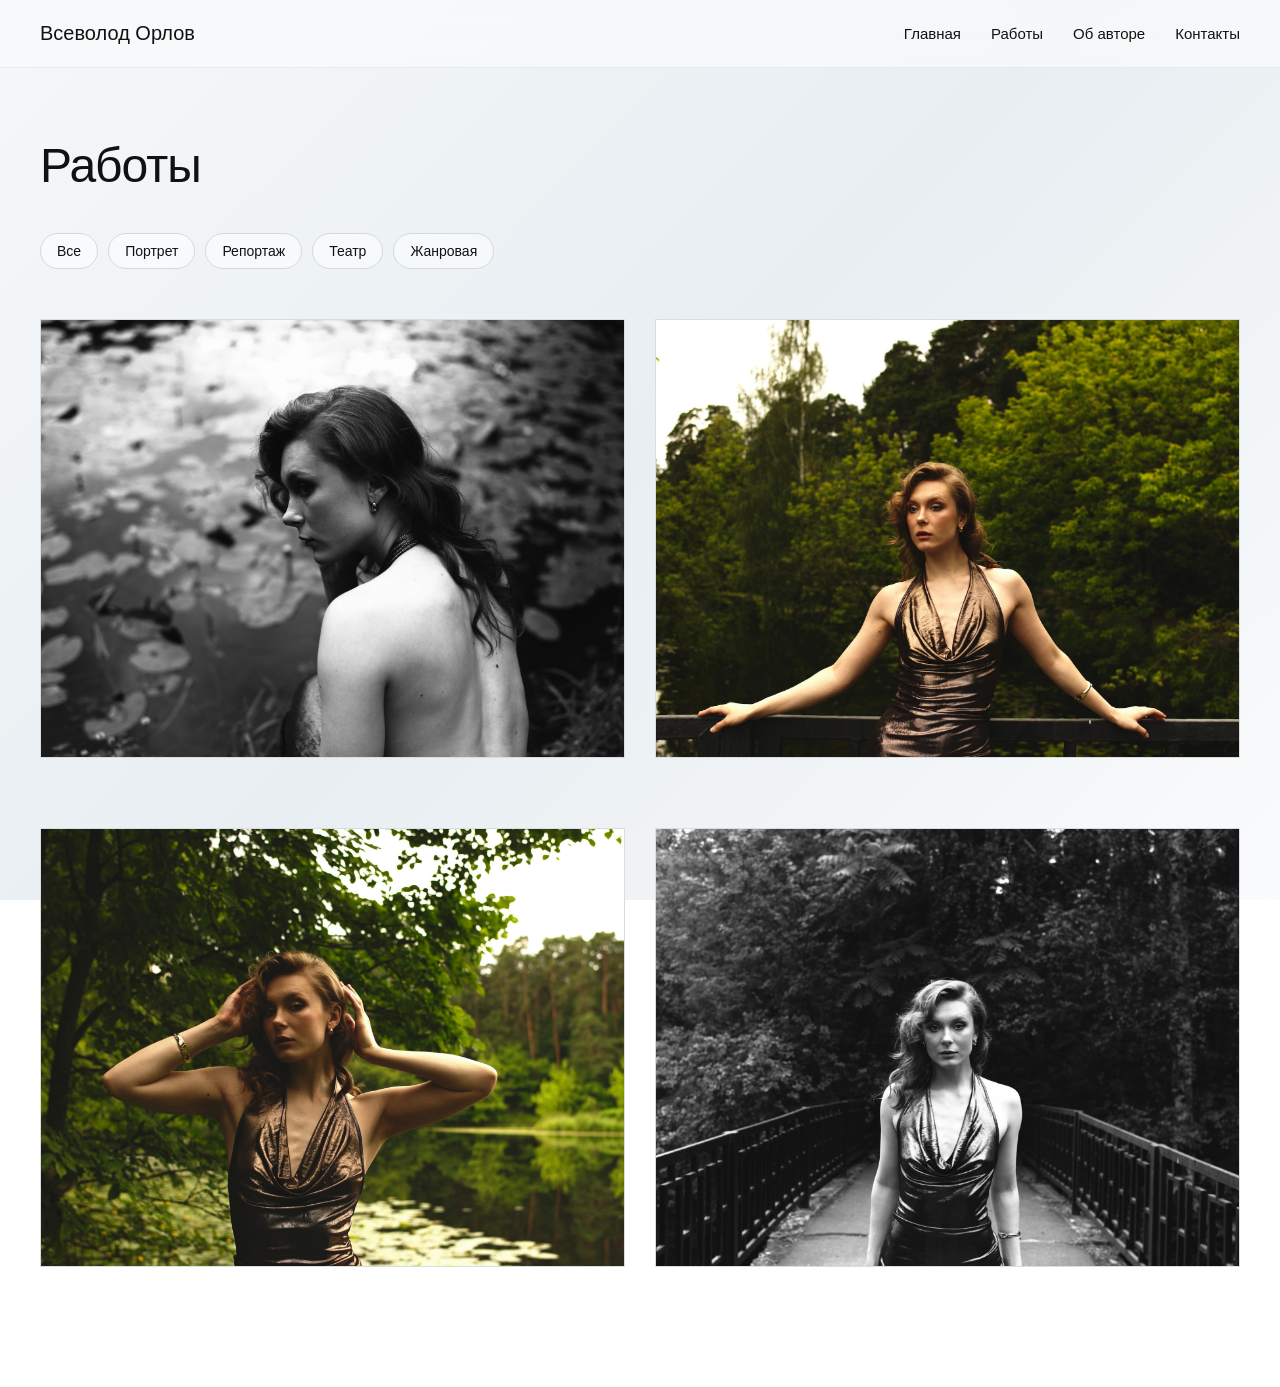
<file: index.html>
<!DOCTYPE html>
<html lang="ru">
<head>
    <meta charset="UTF-8">
    <meta name="viewport" content="width=device-width, initial-scale=1.0">
    <title>Всеволод Орлов — фотограф</title>
    <link rel="stylesheet" href="style.css">
</head>

<body>

<header class="header">
    <a href="index.html" class="logo">Всеволод Орлов</a>

    <nav class="navigation">
        <a href="index.html">Главная</a>
        <a href="#works">Работы</a>
        <a href="about.html">Об авторе</a>
        <a href="contacts.html">Контакты</a>
    </nav>
</header>

<main>
    <section class="portfolio" id="works">

        <h1>Работы</h1>

        <div class="filters">
            <button type="button">Все</button>
            <button type="button">Портрет</button>
            <button type="button">Репортаж</button>
            <button type="button">Театр</button>
            <button type="button">Жанровая</button>
        </div>

        <div class="gallery">

            <!-- ФРЕЙМ 1 -->
             <article class="work">
           <div class="photo-frame">
             <img src="images/works/photo1.jpg" alt="Название фотографии">
        </div>
            </article>

            <!-- ФРЕЙМ 2 -->
            <article class="work">
        <div class="photo-frame">
            <img src="images/works/photo2.jpg" alt="Название фотографии">
        </div>
            </article>

            <!-- ФРЕЙМ 3 -->
             <article class="work">
        <div class="photo-frame">
            <img src="images/works/photo3.jpg" alt="Название фотографии">
        </div>
            </article>

            <!-- ФРЕЙМ 4 -->
            <article class="work">
        <div class="photo-frame">
            <img src="images/works/photo4.jpg" alt="Название фотографии">
        </div>
            </article>

        </div>
    </section>
</main>

<script src="projects.js"></script>
<script src="script.js"></script>

</body>
</html>
</file>
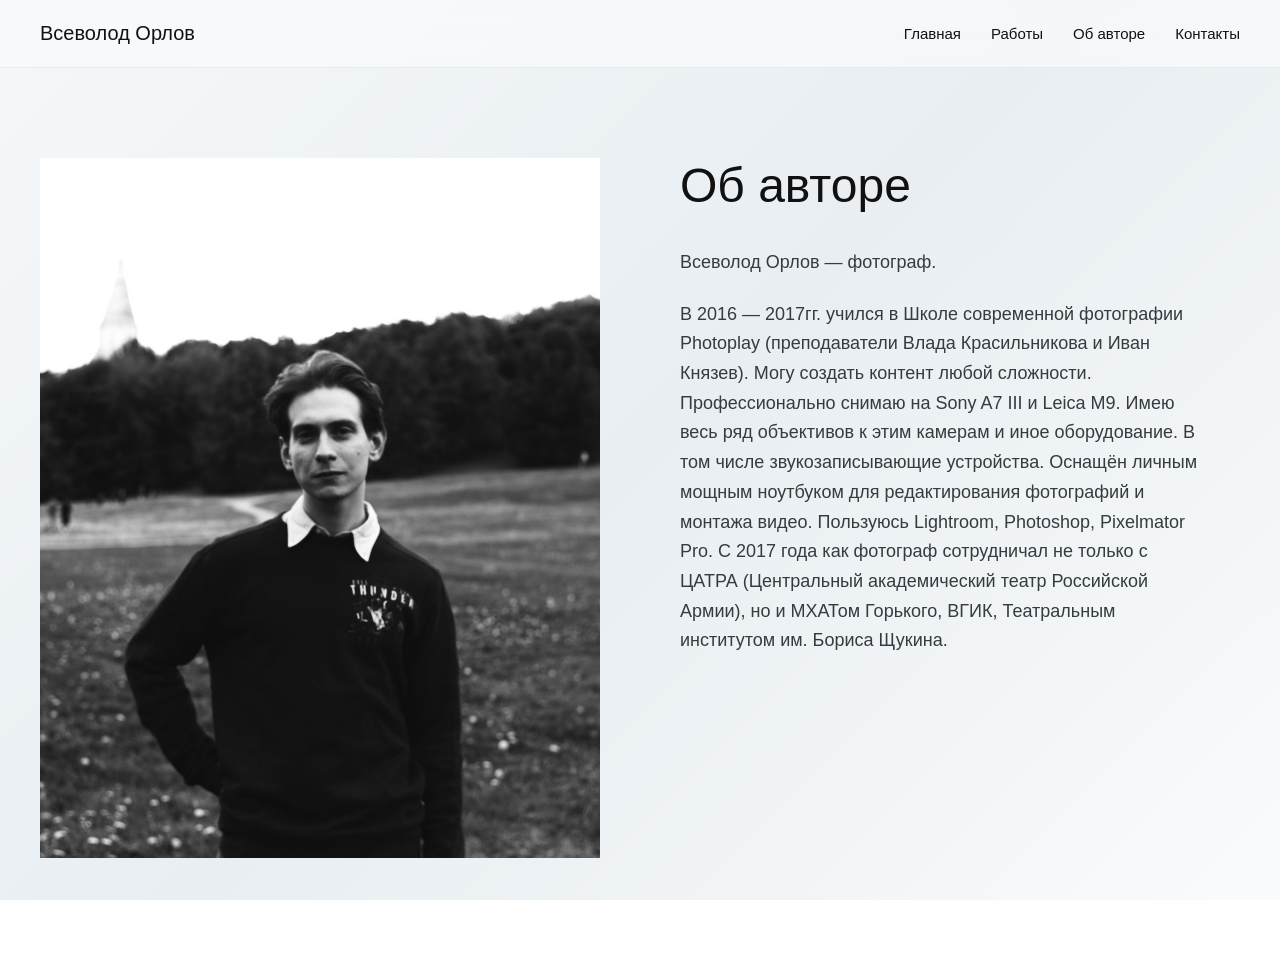
<file: about.html>
<!DOCTYPE html>
<html lang="ru">

<head>
    <meta charset="UTF-8">
    <meta name="viewport" content="width=device-width, initial-scale=1.0">

    <title>Об авторе — Всеволод Орлов</title>

    <link rel="stylesheet" href="style.css">
</head>

<body>

    <header class="header">

        <a href="index.html" class="logo">
            Всеволод Орлов
        </a>

        <nav class="navigation">
            <a href="index.html">Главная</a>
            <a href="index.html#works">Работы</a>
            <a href="about.html">Об авторе</a>
            <a href="contacts.html">Контакты</a>
        </nav>

    </header>


    <main>

        <section class="about">

           <div class="about-image">
             <img
                src="images/autor/сева портрет.jpg"
                 alt="Портрет Всеволода Орлова"
    >
</div>

            <div class="about-content">

                <h1>Об авторе</h1>

                <p>
                    Всеволод Орлов — фотограф.
                </p>

                <p>
                    В 2016 — 2017гг. учился в Школе современной фотографии Photoplay (преподаватели Влада Красильникова и Иван Князев).


                    Могу создать контент любой сложности. Профессионально снимаю на Sony A7 III и Leica M9. Имею весь ряд объективов к этим камерам и иное оборудование. 
                    В том числе звукозаписывающие устройства.
                    Оснащён личным мощным ноутбуком для редактирования фотографий и монтажа видео. Пользуюсь Lightroom, Photoshop, Pixelmator Pro.


                    С 2017 года как фотограф сотрудничал не только с ЦАТРА (Центральный академический театр Российской Армии), но и МХАТом Горького, ВГИК, Театральным институтом им. Бориса Щукина.

                </p>

            </div>

        </section>

    </main>

</body>

</html>
</file>
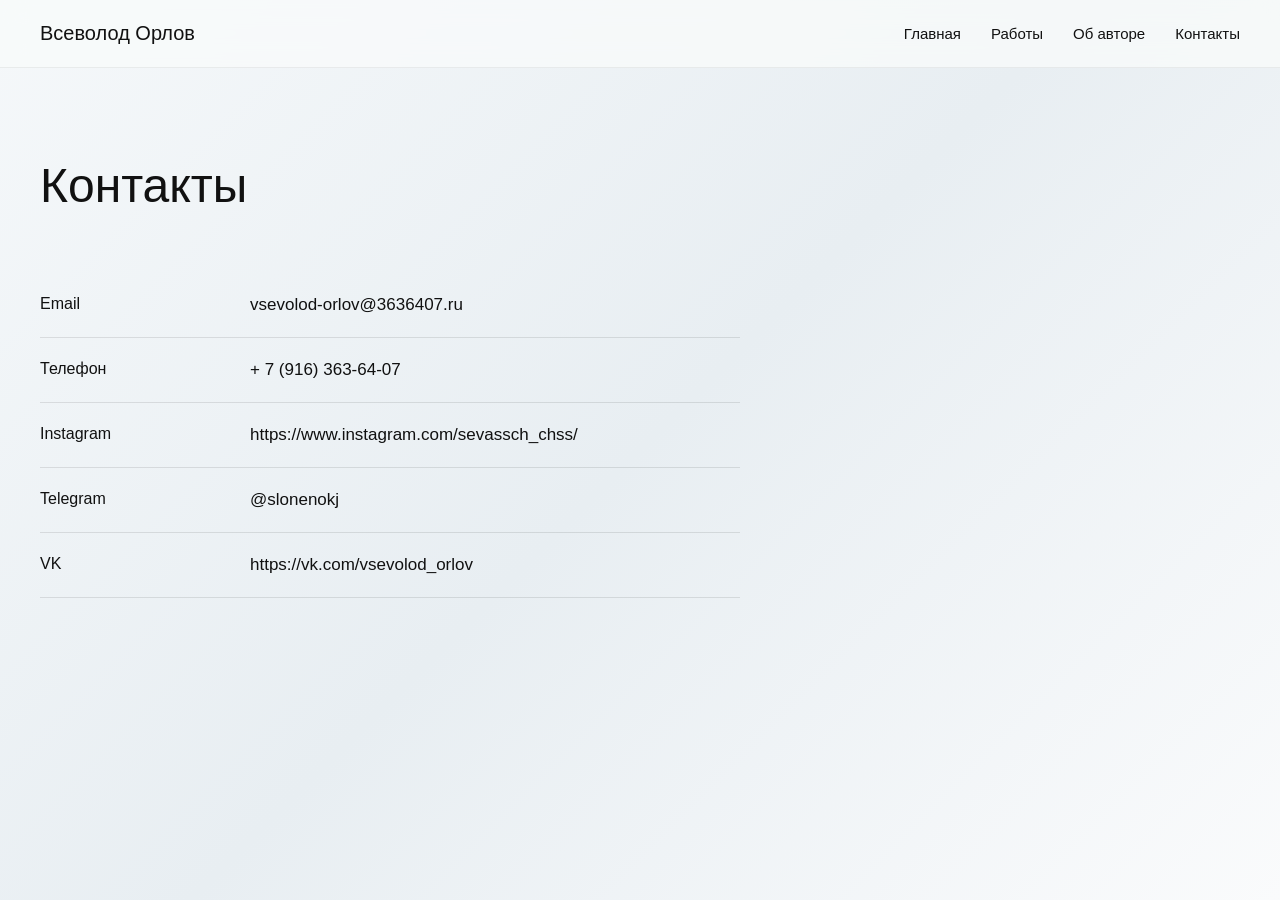
<file: contacts.html>
<!DOCTYPE html>
<html lang="ru">

<head>
    <meta charset="UTF-8">
    <meta name="viewport" content="width=device-width, initial-scale=1.0">

    <title>Контакты — Всеволод Орлов</title>

    <link rel="stylesheet" href="style.css">
</head>

<body>

    <header class="header">

        <a href="index.html" class="logo">
            Всеволод Орлов
        </a>

        <nav class="navigation">
            <a href="index.html">Главная</a>
            <a href="index.html#works">Работы</a>
            <a href="about.html">Об авторе</a>
            <a href="contacts.html">Контакты</a>
        </nav>

    </header>


    <main>

        <section class="contacts">

            <h1>Контакты</h1>

            <div class="contacts-list">

                <div class="contact-row">
                    <span>Email</span>
                    <a href="mailto:vsevolod-orlov@3636407.ru">
                        vsevolod-orlov@3636407.ru
                    </a>
                </div>

                <div class="contact-row">
                    <span>Телефон</span>
                    <a href="tel:+70000000000">
                        + 7 (916) 363-64-07
                    </a>
                </div>

                <div class="contact-row">
                    <span>Instagram</span>
                    <a href="#" target="_blank">
                        https://www.instagram.com/sevassch_chss/
                    </a>
                </div>

                <div class="contact-row">
                    <span>Telegram</span>
                    <a href="#" target="_blank">
                        @slonenokj
                    </a>
                </div>

                <div class="contact-row">
                    <span>VK</span>
                    <a href="#" target="_blank">
                        https://vk.com/vsevolod_orlov
                    </a>
                </div>

            </div>

        </section>

    </main>

</body>

</html>
</file>
<file: style.css>
/* =========================
   ОСНОВА
========================= */

* {
    box-sizing: border-box;
}

html {
    scroll-behavior: smooth;
}

body {
    margin: 0;
    font-family: Arial, Helvetica, sans-serif;
    color: #111111;

    background: linear-gradient(
        135deg,
        #f5f8fa 0%,
        #e8eef2 50%,
        #fafbfc 100%
    );

    background-attachment: fixed;
}


/* =========================
   ШАПКА
========================= */

.header {
    position: sticky;
    top: 0;
    z-index: 1000;

    display: flex;
    justify-content: space-between;
    align-items: center;

    padding: 22px 40px;

    background: rgba(248, 250, 251, 0.82);
    backdrop-filter: blur(12px);
    -webkit-backdrop-filter: blur(12px);

    border-bottom: 1px solid rgba(0, 0, 0, 0.06);
}

.logo {
    color: #111111;
    text-decoration: none;

    font-size: 20px;
    font-weight: 500;
}

.navigation {
    display: flex;
    gap: 30px;
}

.navigation a {
    color: #111111;
    text-decoration: none;
    font-size: 15px;

    transition: opacity 0.2s ease;
}

.navigation a:hover {
    opacity: 0.5;
}


/* =========================
   РАБОТЫ
========================= */

.portfolio {
    padding: 70px 40px 120px;
}

.portfolio h1 {
    margin: 0 0 40px;

    font-size: 48px;
    font-weight: 400;
    letter-spacing: -1px;
}


/* =========================
   ФИЛЬТРЫ
========================= */

.filters {
    display: flex;
    flex-wrap: wrap;
    gap: 10px;

    margin-bottom: 50px;
}

.filters button {
    padding: 9px 16px;

    border: 1px solid #d2d9dd;
    border-radius: 30px;

    background: rgba(255, 255, 255, 0.55);

    color: #111111;
    font-size: 14px;

    cursor: pointer;
}

.filters button:hover {
    background: #ffffff;
}


/* =========================
   ГАЛЕРЕЯ
========================= */

.gallery {
    display: grid;
    grid-template-columns: repeat(2, minmax(0, 1fr));
    gap: 70px 30px;
}


/* =========================
   ФРЕЙМ ФОТОГРАФИИ
========================= */

.photo-frame {
    width: 100%;
    aspect-ratio: 4 / 3;
    background: #f1f3f5;
    border: 1px solid #d8dde1;
    overflow: hidden;
}

.photo-frame img {
    width: 100%;
    height: 100%;
    object-fit: cover;
    display: block;
}


/* =========================
   ОБ АВТОРЕ
========================= */

.about {
    display: grid;
    grid-template-columns: 1fr 1fr;
    gap: 80px;

    min-height: calc(100vh - 70px);

    padding: 90px 40px 120px;

    background: transparent;
}

.about-image {
    width: 100%;
}

.about-image img {
    display: block;

    width: 100%;
    max-width: 600px;

    aspect-ratio: 4 / 5;
    object-fit: cover;
}

.about-content {
    max-width: 520px;
}

.about-content h1 {
    margin: 0 0 35px;

    font-size: 48px;
    font-weight: 400;
}

.about-content p {
    margin: 0 0 22px;

    font-size: 18px;
    line-height: 1.65;

    color: #363b3e;
}


/* =========================
   КОНТАКТЫ
========================= */

.contacts {
    min-height: calc(100vh - 70px);
    padding: 90px 40px 120px;

    background: transparent;
}

.contacts h1 {
    margin: 0 0 60px;

    font-size: 48px;
    font-weight: 400;
}

.contacts-list {
    max-width: 700px;
}

.contact-row {
    display: grid;
    grid-template-columns: 180px 1fr;

    gap: 30px;

    padding: 22px 0;

    border-bottom: 1px solid rgba(0, 0, 0, 0.1);
}

.contact-label {
    color: #777777;
    font-size: 14px;
}

.contact-row a {
    color: #111111;
    text-decoration: none;
    font-size: 17px;
}

.contact-row a:hover {
    opacity: 0.5;
}


/* =========================
   ТЕЛЕФОН
========================= */

@media (max-width: 700px) {

    .header {
        padding: 18px 20px;

        flex-direction: column;
        align-items: flex-start;

        gap: 15px;
    }

    .navigation {
        flex-wrap: wrap;
        gap: 15px 20px;
    }

    .portfolio {
        padding: 50px 20px 80px;
    }

    .portfolio h1 {
        font-size: 36px;
    }

    .gallery {
        grid-template-columns: 1fr;
        gap: 50px;
    }

    .about {
        grid-template-columns: 1fr;
        gap: 50px;

        padding: 50px 20px 80px;
    }

    .about-content h1 {
        font-size: 36px;
    }

    .about-content p {
        font-size: 17px;
    }

    .contacts {
        padding: 50px 20px 80px;
    }

    .contacts h1 {
        font-size: 36px;
        margin-bottom: 40px;
    }

    .contact-row {
        grid-template-columns: 1fr;
        gap: 8px;
    }
}
</file>
